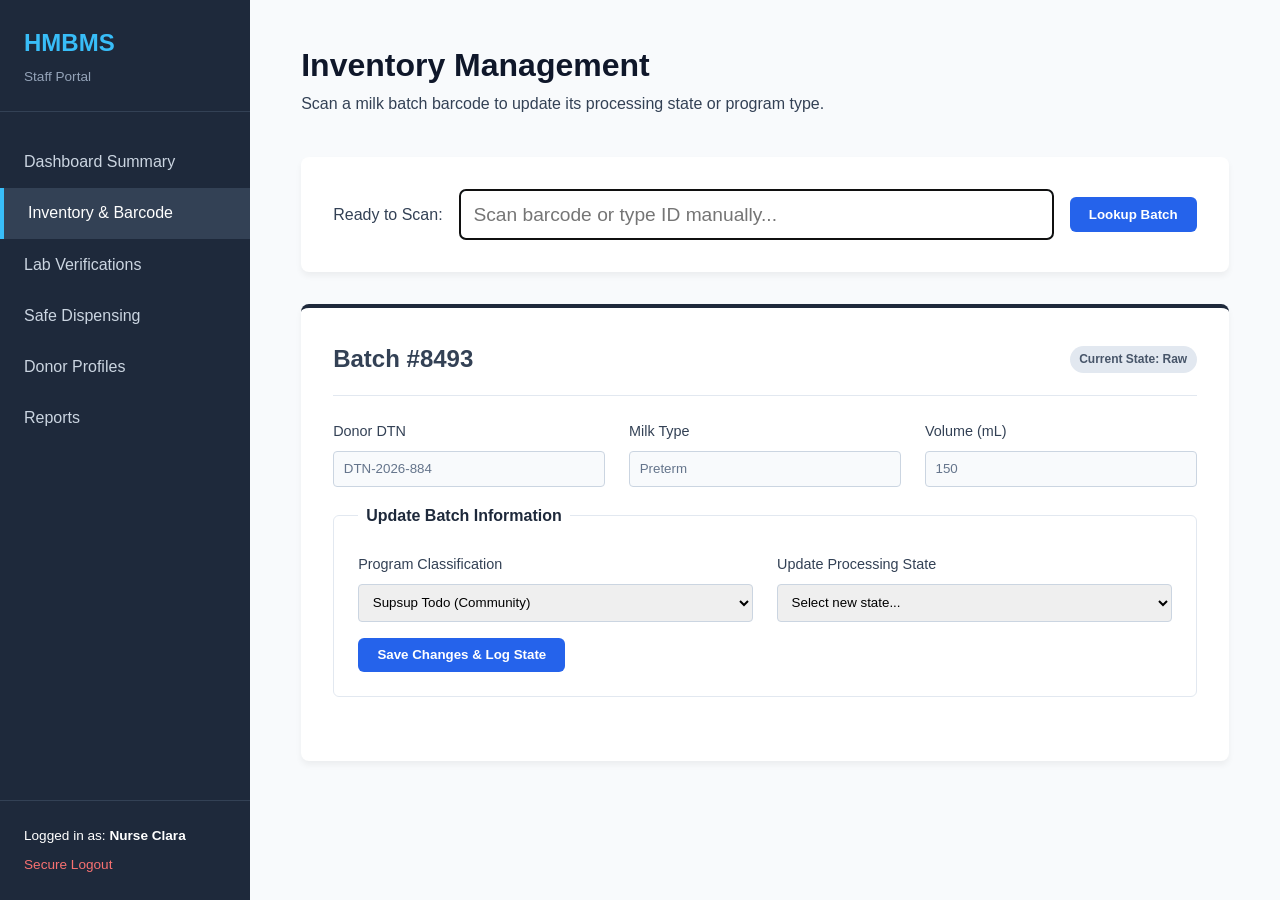
<file: inventory-scanner.html>
<!DOCTYPE html>
<html lang="en">
<head>
    <meta charset="UTF-8">
    <meta name="viewport" content="width=device-width, initial-scale=1.0">
    <title>HMBMS | Inventory Scanner</title>
    <link rel="stylesheet" href="styles.css">
</head>
<body class="dashboard-body">
    
    <aside class="sidebar">
        <div class="sidebar-header">
            <h2>HMBMS</h2>
            <p>Staff Portal</p>
        </div>
        <nav class="sidebar-nav">
            <ul>
                <li><a href="staff-dashboard.html">Dashboard Summary</a></li>
                <li><a href="inventory-scanner.html" class="active">Inventory & Barcode</a></li>
                <li><a href="#">Lab Verifications</a></li>
                <li><a href="#">Safe Dispensing</a></li>
                <li><a href="#">Donor Profiles</a></li>
                <li><a href="#">Reports</a></li>
            </ul>
        </nav>
        <div class="sidebar-footer">
            <p>Logged in as: <strong>Nurse Clara</strong></p>
            <a href="login.html" class="logout-btn">Secure Logout</a>
        </div>
    </aside>

    <main class="dashboard-main">
        <header class="dashboard-header">
            <h1>Inventory Management</h1>
            <p>Scan a milk batch barcode to update its processing state or program type.</p>
        </header>

        <section class="scanner-section">
            <form action="/api/scan-barcode" method="GET" class="scanner-form">
                <label for="barcode_input">Ready to Scan:</label>
                <input type="text" id="barcode_input" name="barcode_id" placeholder="Scan barcode or type ID manually..." autofocus required>
                <button type="submit" class="btn-primary">Lookup Batch</button>
            </form>
        </section>

        <section class="batch-details-section">
            <div class="batch-card">
                <div class="batch-header">
                    <h2>Batch #8493</h2>
                    <span class="badge badge-raw">Current State: Raw</span>
                </div>
                
                <form action="/api/update-batch" method="POST" class="standard-form update-form">
                    <div class="form-row">
                        <div class="form-group">
                            <label>Donor DTN</label>
                            <input type="text" value="DTN-2026-884" readonly class="readonly-input">
                        </div>
                        <div class="form-group">
                            <label>Milk Type</label>
                            <input type="text" value="Preterm" readonly class="readonly-input">
                        </div>
                        <div class="form-group">
                            <label>Volume (mL)</label>
                            <input type="number" value="150" readonly class="readonly-input">
                        </div>
                    </div>

                    <fieldset>
                        <legend>Update Batch Information</legend>
                        <div class="form-row">
                            <div class="form-group">
                                <label for="program_type">Program Classification</label>
                                <select id="program_type" name="program_type">
                                    <option value="Supsup Todo">Supsup Todo (Community)</option>
                                    <option value="Milky Way">Milky Way (Hospital)</option>
                                    <option value="Mom's Act">Mom's Act (Household)</option>
                                </select>
                            </div>
                            <div class="form-group">
                                <label for="new_state">Update Processing State</label>
                                <select id="new_state" name="new_state" required>
                                    <option value="">Select new state...</option>
                                    <option value="Pasteurized">Mark as Pasteurized</option>
                                    <option value="Discarded">Discard Batch</option>
                                </select>
                            </div>
                        </div>
                        <button type="submit" class="btn-primary">Save Changes & Log State</button>
                    </fieldset>
                </form>
            </div>
        </section>
    </main>
</body>
</html>
</file>
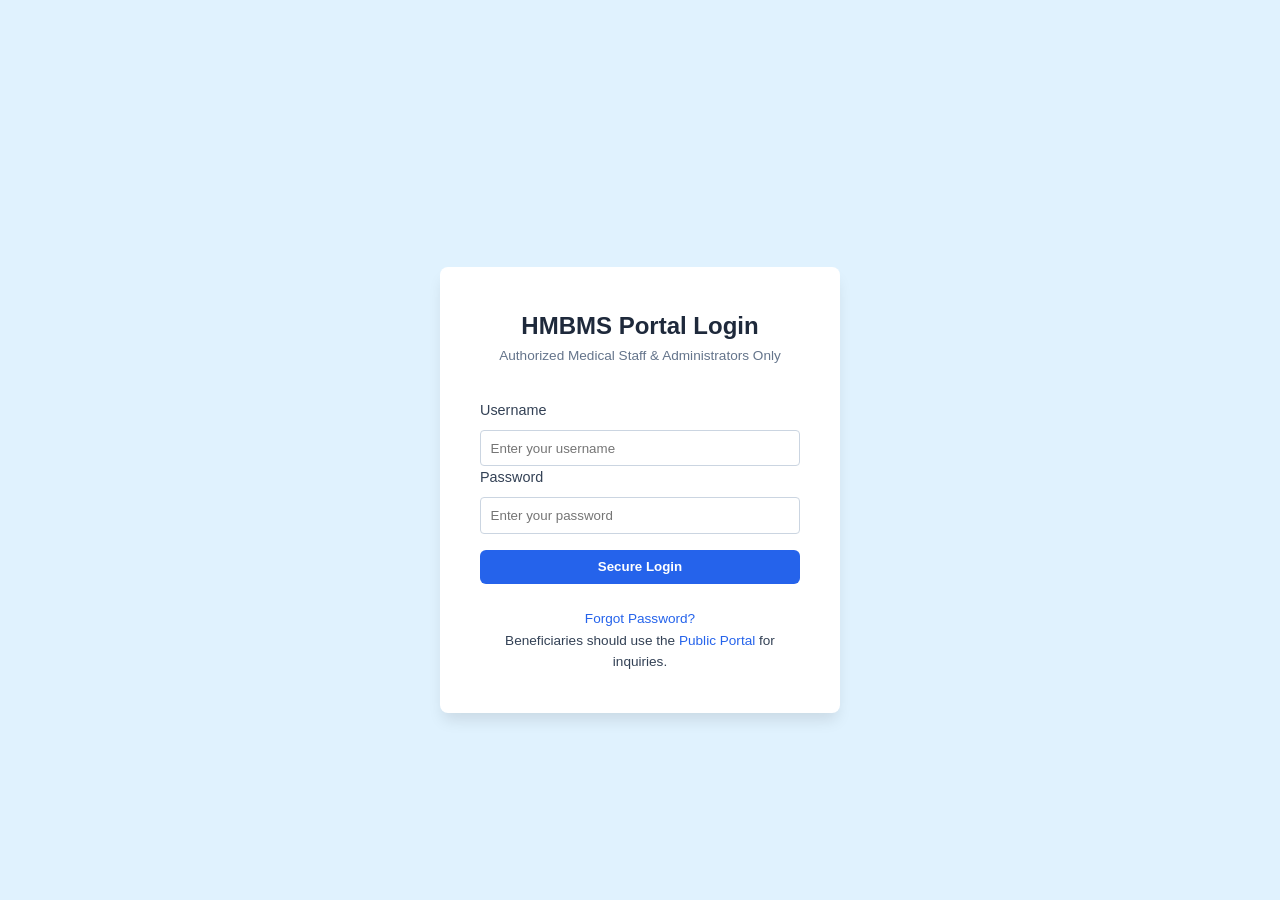
<file: login.html>
<!DOCTYPE html>
<html lang="en">
<head>
    <meta charset="UTF-8">
    <meta name="viewport" content="width=device-width, initial-scale=1.0">
    <title>HMBMS | Secure Login</title>
    <link rel="stylesheet" href="styles.css">
</head>
<body class="login-body">
    <div class="login-container">
        <div class="login-header">
            <h2>HMBMS Portal Login</h2>
            <p>Authorized Medical Staff & Administrators Only</p>
        </div>
        
        <form class="login-form" action="/authenticate" method="POST">
            <div class="form-group">
                <label for="username">Username</label>
                <input type="text" id="username" name="username" required placeholder="Enter your username">
            </div>
            
            <div class="form-group">
                <label for="password">Password</label>
                <input type="password" id="password" name="password" required placeholder="Enter your password">
            </div>

            <button type="submit" class="btn-primary btn-full">Secure Login</button>
        </form>
        
        <div class="login-footer">
            <a href="#">Forgot Password?</a>
            <p>Beneficiaries should use the <a href="index.html">Public Portal</a> for inquiries.</p>
        </div>
    </div>
</body>
</html>
</file>
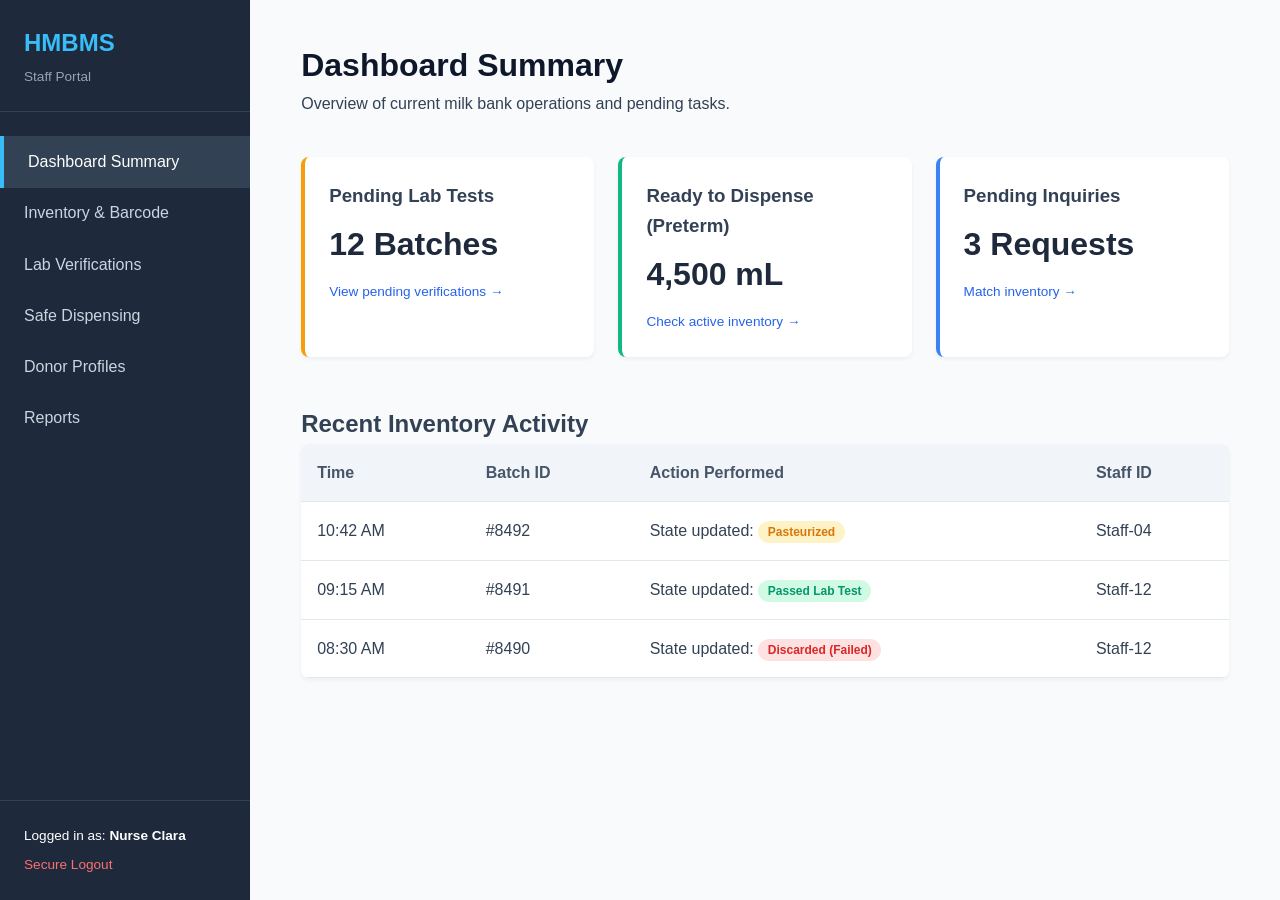
<file: staff-dashboard.html>
<!DOCTYPE html>
<html lang="en">
<head>
    <meta charset="UTF-8">
    <meta name="viewport" content="width=device-width, initial-scale=1.0">
    <title>HMBMS | Staff Dashboard</title>
    <link rel="stylesheet" href="styles.css">
</head>
<body class="dashboard-body">
    
    <aside class="sidebar">
        <div class="sidebar-header">
            <h2>HMBMS</h2>
            <p>Staff Portal</p>
        </div>
        <nav class="sidebar-nav">
            <ul>
                <li><a href="staff-dashboard.html" class="active">Dashboard Summary</a></li>
                <li><a href="inventory-scanner.html">Inventory & Barcode</a></li>
                <li><a href="#">Lab Verifications</a></li>
                <li><a href="#">Safe Dispensing</a></li>
                <li><a href="#">Donor Profiles</a></li>
                <li><a href="#">Reports</a></li>
            </ul>
        </nav>
        <div class="sidebar-footer">
            <p>Logged in as: <strong>Nurse Clara</strong></p>
            <a href="login.html" class="logout-btn">Secure Logout</a>
        </div>
    </aside>

    <main class="dashboard-main">
        <header class="dashboard-header">
            <h1>Dashboard Summary</h1>
            <p>Overview of current milk bank operations and pending tasks.</p>
        </header>

        <section class="stats-grid">
            <div class="stat-card warning">
                <h3>Pending Lab Tests</h3>
                <p class="stat-number">12 Batches</p>
                <a href="#">View pending verifications &rarr;</a>
            </div>
            <div class="stat-card success">
                <h3>Ready to Dispense (Preterm)</h3>
                <p class="stat-number">4,500 mL</p>
                <a href="#">Check active inventory &rarr;</a>
            </div>
            <div class="stat-card info">
                <h3>Pending Inquiries</h3>
                <p class="stat-number">3 Requests</p>
                <a href="#">Match inventory &rarr;</a>
            </div>
        </section>

        <section class="activity-section">
            <h2>Recent Inventory Activity</h2>
            <table class="data-table">
                <thead>
                    <tr>
                        <th>Time</th>
                        <th>Batch ID</th>
                        <th>Action Performed</th>
                        <th>Staff ID</th>
                    </tr>
                </thead>
                <tbody>
                    <tr>
                        <td>10:42 AM</td>
                        <td>#8492</td>
                        <td>State updated: <span class="badge badge-pasteurized">Pasteurized</span></td>
                        <td>Staff-04</td>
                    </tr>
                    <tr>
                        <td>09:15 AM</td>
                        <td>#8491</td>
                        <td>State updated: <span class="badge badge-passed">Passed Lab Test</span></td>
                        <td>Staff-12</td>
                    </tr>
                    <tr>
                        <td>08:30 AM</td>
                        <td>#8490</td>
                        <td>State updated: <span class="badge badge-discarded">Discarded (Failed)</span></td>
                        <td>Staff-12</td>
                    </tr>
                </tbody>
            </table>
        </section>
    </main>
</body>
</html>
</file>
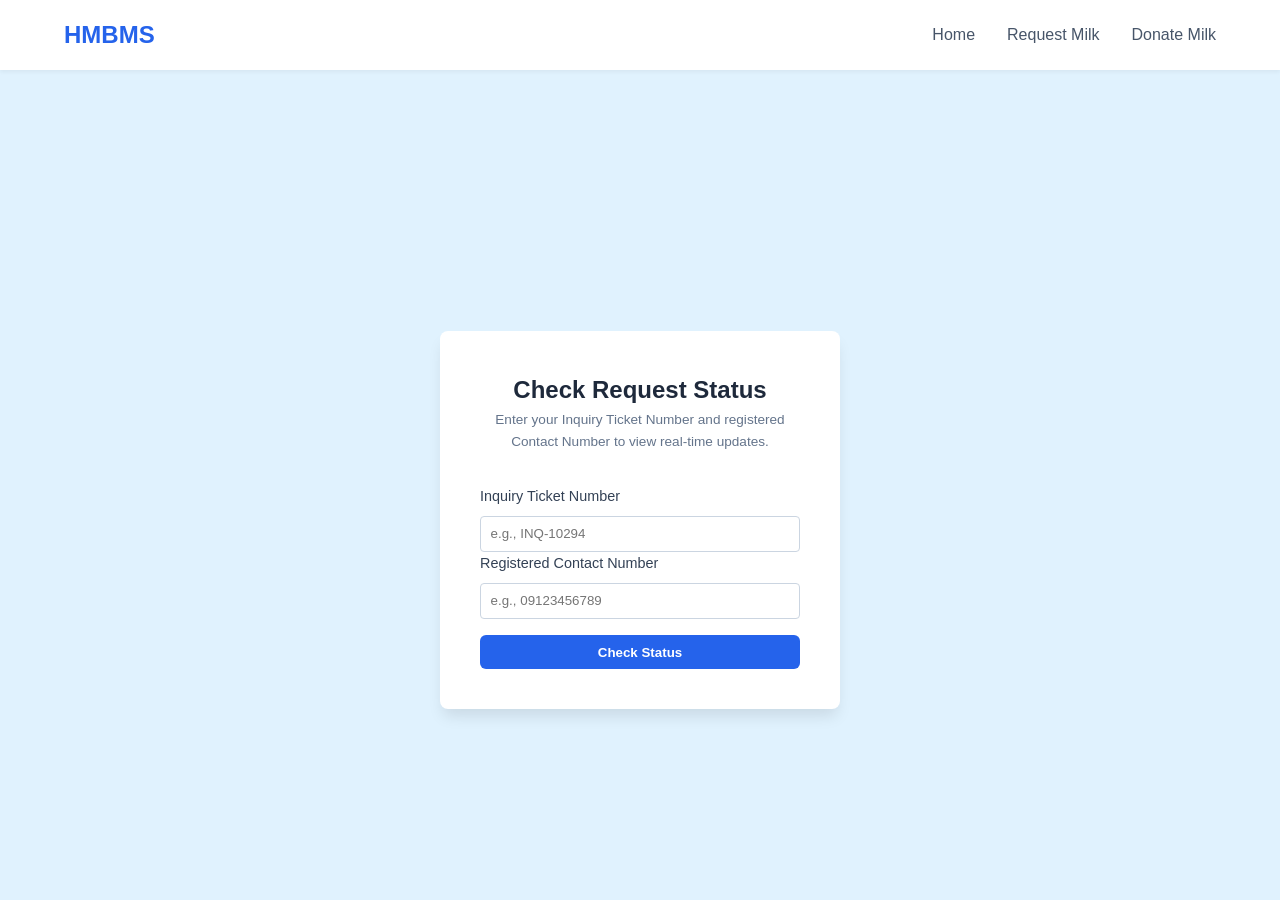
<file: status-check.html>
<!DOCTYPE html>
<html lang="en">
<head>
    <meta charset="UTF-8">
    <meta name="viewport" content="width=device-width, initial-scale=1.0">
    <title>HMBMS | Check Status</title>
    <link rel="stylesheet" href="styles.css">
</head>
<body class="login-body"> <header class="navbar" style="position: absolute; top: 0; width: 100%;">
        <div class="logo">HMBMS</div>
        <nav>
            <ul>
                <li><a href="index.html">Home</a></li>
                <li><a href="request-milk.html">Request Milk</a></li>
                <li><a href="donate-milk.html">Donate Milk</a></li>
            </ul>
        </nav>
    </header>

    <div class="login-container" style="margin-top: 60px;">
        <div class="login-header">
            <h2>Check Request Status</h2>
            <p>Enter your Inquiry Ticket Number and registered Contact Number to view real-time updates.</p>
        </div>
        
        <form class="login-form" action="/api/check-status" method="GET">
            <div class="form-group">
                <label for="ticket_id">Inquiry Ticket Number</label>
                <input type="text" id="ticket_id" name="ticket_id" required placeholder="e.g., INQ-10294">
            </div>
            
            <div class="form-group">
                <label for="phone">Registered Contact Number</label>
                <input type="tel" id="phone" name="phone" required placeholder="e.g., 09123456789">
            </div>

            <button type="submit" class="btn-primary btn-full">Check Status</button>
        </form>
        
        <div id="status-result" style="display: none; margin-top: 2rem; padding: 1rem; border-radius: 6px; background-color: #F0FDF4; border: 1px solid #BBF7D0; text-align: center;">
            <h3 style="color: #166534; font-size: 1.1rem; margin-bottom: 0.5rem;">Status: Ready for Dispensing</h3>
            <p style="color: #15803D; font-size: 0.9rem;">Your requested milk (Batch #8492) has passed lab testing and is ready for pickup at Makati Milk Bank.</p>
        </div>
    </div>
</body>
</html>
</file>
<file: styles.css>
/* General Resets & Typography */
* {
    margin: 0;
    padding: 0;
    box-sizing: border-box;
    font-family: 'Inter', 'Segoe UI', Tahoma, Geneva, Verdana, sans-serif;
}

body {
    background-color: #F8FAFC;
    color: #334155;
    line-height: 1.6;
}

/* Navigation Bar */
.navbar {
    display: flex;
    justify-content: space-between;
    align-items: center;
    background-color: #FFFFFF;
    padding: 1rem 5%;
    box-shadow: 0 2px 4px rgba(0,0,0,0.05);
}

.logo {
    font-size: 1.5rem;
    font-weight: 700;
    color: #2563EB;
}

.navbar ul {
    list-style: none;
    display: flex;
    gap: 2rem;
    align-items: center;
}

.navbar a {
    text-decoration: none;
    color: #475569;
    font-weight: 500;
}

/* Buttons */
.btn-primary, .btn-secondary {
    padding: 0.6rem 1.2rem;
    border-radius: 6px;
    border: none;
    cursor: pointer;
    font-weight: 600;
    text-decoration: none;
    display: inline-block;
    text-align: center;
}

.btn-primary {
    background-color: #2563EB;
    color: white !important;
}

.btn-secondary {
    background-color: #F43F5E;
    color: white;
}

.btn-full {
    width: 100%;
    margin-top: 1rem;
}

/* Hero Section */
.hero {
    background: linear-gradient(135deg, #E0F2FE 0%, #FFFFFF 100%);
    padding: 5rem 5%;
    text-align: center;
}

.hero h1 {
    font-size: 2.5rem;
    color: #1E293B;
    margin-bottom: 1rem;
}

.hero p {
    font-size: 1.1rem;
    max-width: 600px;
    margin: 0 auto 2rem auto;
    color: #64748B;
}

/* Availability Section */
.availability-section {
    padding: 4rem 5%;
    max-width: 800px;
    margin: 0 auto;
    text-align: center;
}

.availability-form {
    background: white;
    padding: 2rem;
    border-radius: 8px;
    box-shadow: 0 4px 6px rgba(0,0,0,0.05);
    margin-top: 2rem;
    display: flex;
    flex-wrap: wrap;
    gap: 1rem;
    align-items: flex-end;
}

.form-group {
    display: flex;
    flex-direction: column;
    text-align: left;
    flex: 1;
    min-width: 200px;
}

.form-group label {
    margin-bottom: 0.5rem;
    font-weight: 500;
    font-size: 0.9rem;
}

.form-group input, .form-group select {
    padding: 0.6rem;
    border: 1px solid #CBD5E1;
    border-radius: 4px;
    outline: none;
}

/* Utility override for pages with fixed headers */
.login-body {
    display: flex;
    justify-content: center;
    align-items: center;
    min-height: 100vh;
    background-color: #E0F2FE;
    position: relative;
    padding-top: 80px; /* Buffer for the absolute navbar */
}

.login-container {
    background: white;
    padding: 2.5rem;
    border-radius: 8px;
    box-shadow: 0 10px 15px -3px rgba(0,0,0,0.1);
    width: 100%;
    max-width: 400px;
}

.login-header {
    text-align: center;
    margin-bottom: 2rem;
}

.login-header h2 {
    color: #1E293B;
}

.login-header p {
    color: #64748B;
    font-size: 0.85rem;
}

.login-footer {
    margin-top: 1.5rem;
    text-align: center;
    font-size: 0.85rem;
}

.login-footer a {
    color: #2563EB;
    text-decoration: none;
}

/* Mobile Responsiveness */
@media (max-width: 768px) {
    .navbar {
        flex-direction: column;
        gap: 1rem;
    }
    .availability-form {
        flex-direction: column;
    }
    .form-group {
        width: 100%;
    }
}

/* Form Section Styling */
.form-section {
    padding: 4rem 5%;
    display: flex;
    justify-content: center;
}

.form-container {
    background: #FFFFFF;
    padding: 2.5rem;
    border-radius: 8px;
    box-shadow: 0 4px 15px rgba(0,0,0,0.05);
    width: 100%;
    max-width: 800px;
}

.form-subtitle {
    color: #64748B;
    margin-bottom: 2rem;
    font-size: 0.95rem;
}

.standard-form fieldset {
    border: 1px solid #E2E8F0;
    border-radius: 6px;
    padding: 1.5rem;
    margin-bottom: 2rem;
}

.standard-form legend {
    font-weight: 600;
    color: #1E293B;
    padding: 0 0.5rem;
}

.form-row {
    display: flex;
    gap: 1.5rem;
    margin-bottom: 1rem;
}

.checkbox-group {
    flex-direction: row;
    align-items: center;
    gap: 0.5rem;
    margin-top: 1.5rem; /* Aligns with adjacent input fields */
}

.checkbox-group input {
    width: 18px;
    height: 18px;
    cursor: pointer;
}

.full-width {
    width: 100%;
}

textarea {
    width: 100%;
    padding: 0.75rem;
    border: 1px solid #CBD5E1;
    border-radius: 4px;
    resize: vertical;
    font-family: inherit;
}

/* Mobile Adjustments for Forms */
@media (max-width: 600px) {
    .form-row {
        flex-direction: column;
        gap: 1rem;
    }
    .checkbox-group {
        margin-top: 0;
    }
}

/* Dashboard Layout Basics */
.dashboard-body {
    display: flex;
    min-height: 100vh;
    background-color: #F8FAFC;
    overflow-x: hidden;
}

/* Sidebar Navigation */
.sidebar {
    width: 250px;
    background-color: #1E293B;
    color: white;
    display: flex;
    flex-direction: column;
    position: fixed;
    height: 100vh;
}

.sidebar-header {
    padding: 1.5rem;
    border-bottom: 1px solid #334155;
}

.sidebar-header h2 { color: #38BDF8; margin-bottom: 0.2rem; }
.sidebar-header p { font-size: 0.85rem; color: #94A3B8; }

.sidebar-nav { flex-grow: 1; padding: 1.5rem 0; }
.sidebar-nav ul { list-style: none; }
.sidebar-nav a {
    display: block;
    padding: 0.8rem 1.5rem;
    color: #CBD5E1;
    text-decoration: none;
    transition: background 0.2s;
}

.sidebar-nav a:hover, .sidebar-nav a.active {
    background-color: #334155;
    color: white;
    border-left: 4px solid #38BDF8;
}

.sidebar-footer {
    padding: 1.5rem;
    border-top: 1px solid #334155;
    font-size: 0.85rem;
}

.logout-btn {
    color: #F87171;
    text-decoration: none;
    display: inline-block;
    margin-top: 0.5rem;
}

/* Main Content Area */
.dashboard-main {
    flex-grow: 1;
    margin-left: 250px; /* Offset for fixed sidebar */
    padding: 2.5rem 4%;
}

.dashboard-header {
    margin-bottom: 2.5rem;
}

.dashboard-header h1 { color: #0F172A; }

/* Dashboard Quick Stats */
.stats-grid {
    display: grid;
    grid-template-columns: repeat(auto-fit, minmax(250px, 1fr));
    gap: 1.5rem;
    margin-bottom: 3rem;
}

.stat-card {
    background: white;
    padding: 1.5rem;
    border-radius: 8px;
    box-shadow: 0 2px 4px rgba(0,0,0,0.05);
    border-left: 4px solid #CBD5E1;
}

.stat-card.warning { border-left-color: #F59E0B; }
.stat-card.success { border-left-color: #10B981; }
.stat-card.info { border-left-color: #3B82F6; }

.stat-number {
    font-size: 2rem;
    font-weight: 700;
    color: #1E293B;
    margin: 0.5rem 0;
}

.stat-card a { font-size: 0.85rem; color: #2563EB; text-decoration: none; }

/* Data Tables */
.data-table {
    width: 100%;
    border-collapse: collapse;
    background: white;
    border-radius: 8px;
    overflow: hidden;
    box-shadow: 0 2px 4px rgba(0,0,0,0.05);
}

.data-table th, .data-table td {
    padding: 1rem;
    text-align: left;
    border-bottom: 1px solid #E2E8F0;
}

.data-table th { background-color: #F1F5F9; font-weight: 600; color: #475569; }

/* Badges for Milk States */
.badge {
    padding: 0.25rem 0.6rem;
    border-radius: 999px;
    font-size: 0.75rem;
    font-weight: 600;
}
.badge-raw { background: #E2E8F0; color: #475569; }
.badge-pasteurized { background: #FEF3C7; color: #D97706; }
.badge-passed { background: #D1FAE5; color: #059669; }
.badge-discarded { background: #FEE2E2; color: #DC2626; }

/* Scanner Specifics */
.scanner-form {
    background: white;
    padding: 2rem;
    border-radius: 8px;
    box-shadow: 0 4px 6px rgba(0,0,0,0.05);
    margin-bottom: 2rem;
    display: flex;
    align-items: center;
    gap: 1rem;
}

.scanner-form input {
    flex-grow: 1;
    font-size: 1.2rem;
    padding: 0.8rem;
    border: 2px solid #38BDF8;
    border-radius: 6px;
}

.batch-card {
    background: white;
    padding: 2rem;
    border-radius: 8px;
    border-top: 4px solid #1E293B;
    box-shadow: 0 4px 6px rgba(0,0,0,0.05);
}

.batch-header {
    display: flex;
    justify-content: space-between;
    align-items: center;
    margin-bottom: 1.5rem;
    padding-bottom: 1rem;
    border-bottom: 1px solid #E2E8F0;
}

.readonly-input {
    background-color: #F8FAFC;
    color: #64748B;
    border: 1px solid #E2E8F0;
    cursor: not-allowed;
}

/* Responsive Dashboard */
@media (max-width: 1024px) {
    .sidebar { width: 200px; }
    .dashboard-main { margin-left: 200px; }
}

@media (max-width: 768px) {
    .dashboard-body { flex-direction: column; }
    .sidebar { position: relative; width: 100%; height: auto; }
    .dashboard-main { margin-left: 0; padding: 1.5rem; }
    .scanner-form { flex-direction: column; align-items: stretch; }
}
</file>
